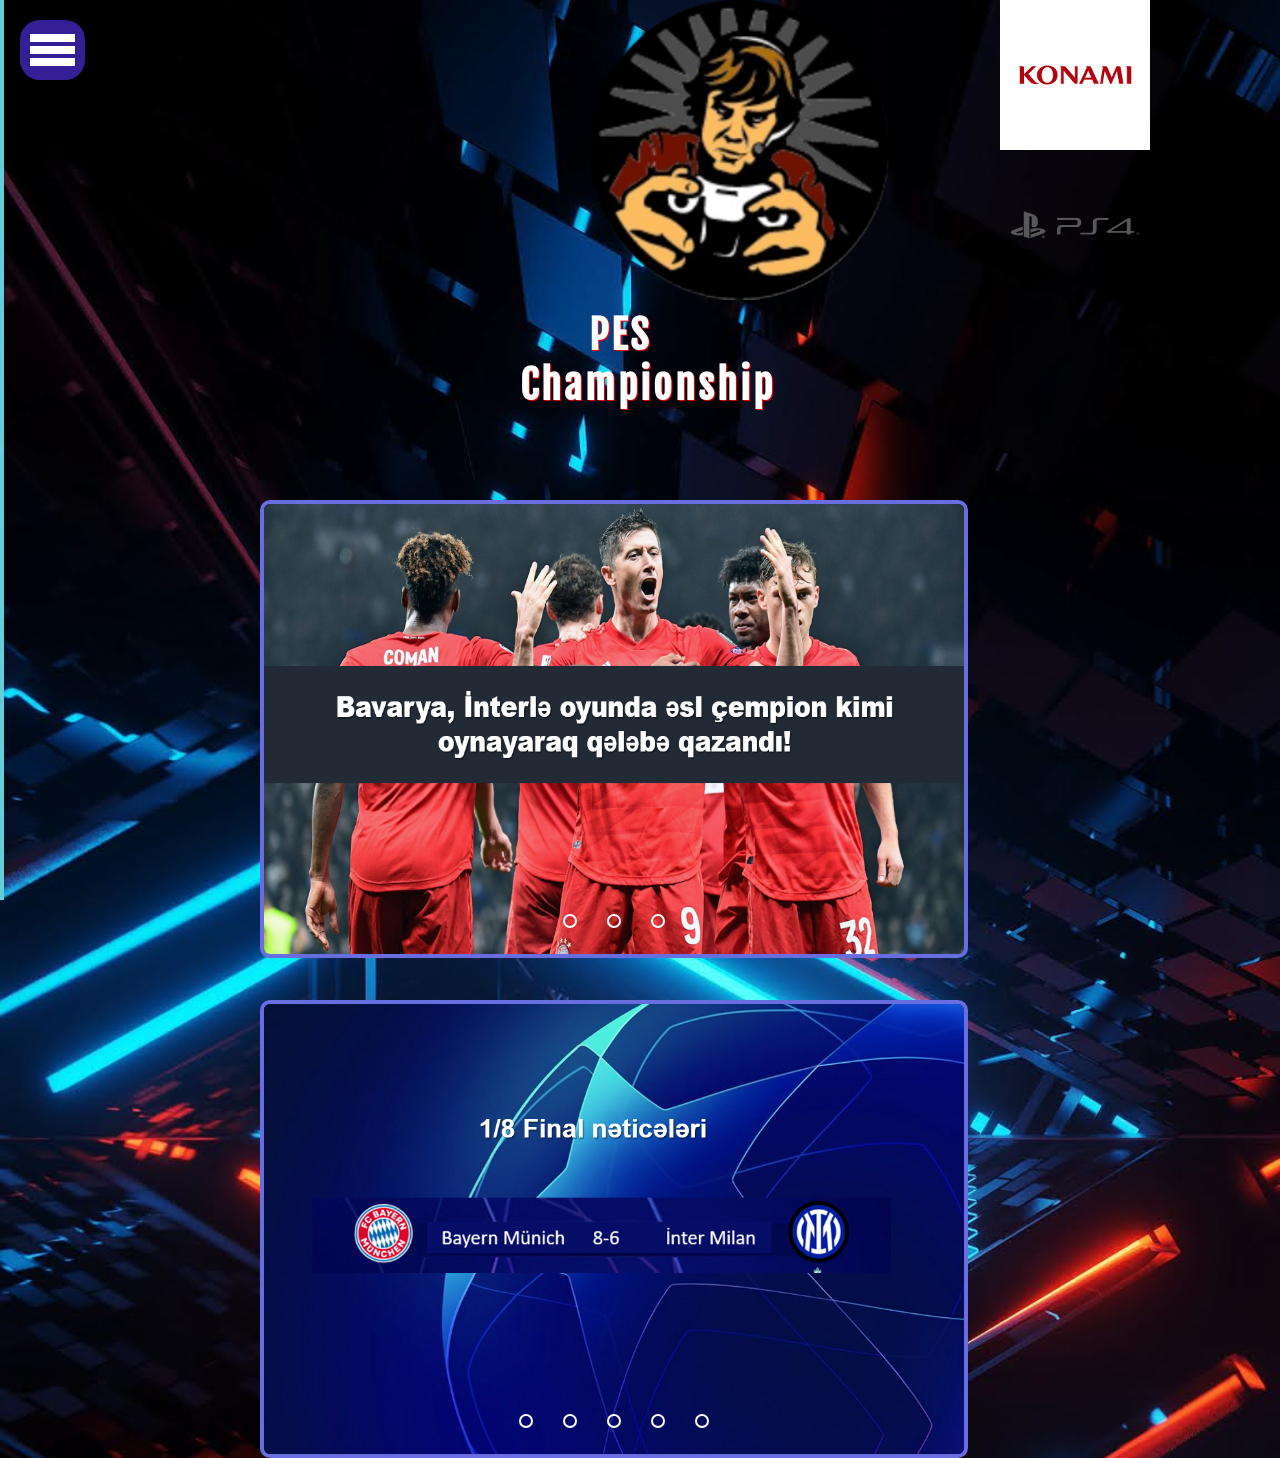
<file: index.html>
<!DOCTYPE html>
<html lang="en">
<head>
	<meta charset="UTF-8">
	<meta name="viewport" content="width=1170">
	<link rel="stylesheet" type="text/css" href="style.css">
	<link href="https://fonts.googleapis.com/css2?family=Rajdhani:wght@500&display=swap" rel="stylesheet">
	<link href="https://fonts.googleapis.com/css2?family=Fjalla+One&family=Rajdhani:wght@500&display=swap" rel="stylesheet">
	<title>PES Championship</title>
</head>
<body>
	<header>
		<img src="logo.png" style="width: 300px; height: 300px; float: right; margin-right: 390px;">
		<img src="konami.png" style="width: 150px; height: 150px; float: right; position: absolute; margin-left: 1000px;">
		<img src="ps4.png" style="width: 150px; height: 150px; float: right; position: absolute; margin-left: 1000px; margin-top: 150px;">
		<div id="logoName"><h1>PES <br> Championship</h1></div>
	</header>
	<div id="sideBar">
		<div class="menuButton" onclick="openMenu()">
			<span></span>
			<span></span>
			<span></span>
		</div>
		<ul>
			<li>Menu</li>
			<li><a href="index.html">Əsas Səhifə</a></li>
			<li><a href="statistics.html">Məşqçi Statistikası</a></li>
			<li><a href="dc.html">Dünya Çempionatı</a></li>
			<li><a href="cl.html">Çempionlar Ligası</a></li>
			<li><a href="liga.html">Lig</a></li>
		</ul>
	</div>
	<div class="slider"> 
		<div class="slides">
			<input type="radio" name="radio-btn" id="radio1">
			<input type="radio" name="radio-btn" id="radio2">
			<input type="radio" name="radio-btn" id="radio3">

			<div class="slide first">
				
				<img src="bavarya.png" style="width: 700px; height: 450px">
				
			</div>
			<div class="slide">
				
				<img src="manutd.png" style="width: 700px; height: 450px">
			</div>
			<div class="slide">
				
				<img src="juve.png" style="width: 700px; height: 450px;">
			</div>

			<div class="navigation-auto">
				<div class="auto-btn1"></div>
				<div class="auto-btn2"></div>
				<div class="auto-btn3"></div>
			</div>
		</div>

		<div class="navigation-manual">
			<label for="radio1" class="manual-btn"></label>
			<label for="radio2" class="manual-btn"></label>
			<label for="radio3" class="manual-btn"></label>
		</div>
	</div>
	<div class="slider2">
		<div class="slides2">
			<input type="radio" name="radio-btn2" id="radio4">
			<input type="radio" name="radio-btn2" id="radio5">
			<input type="radio" name="radio-btn2" id="radio6">
			<input type="radio" name="radio-btn2" id="radio7">
			<input type="radio" name="radio-btn2" id="radio8">

			<div class="slide first2">
				<img src="bayint.png" style="width: 700px; height: 450px">
			</div>
			<div class="slide2">
				<img src="arsliv.png" style="width: 700px; height: 450px">
			</div>
			<div class="slide2">
				<img src="lesmanc.png" style="width: 700px; height: 450px;">
			</div>
			<div class="slide2">
				<img src="manubjk.png" style="width: 700px; height: 450px;">
			</div>
			<div class="slide2">
				<img src="realjuve.png" style="width: 700px; height: 450px;">
			</div>

			<div class="navigation-auto2">
				<div class="auto-btn4"></div>
				<div class="auto-btn5"></div>
				<div class="auto-btn6"></div>
			</div>
		</div>

		<div class="navigation-manual2">
			<label for="radio4" class="manual-btn2"></label>
			<label for="radio5" class="manual-btn2"></label>
			<label for="radio6" class="manual-btn2"></label>
			<label for="radio7" class="manual-btn2"></label>
			<label for="radio8" class="manual-btn2"></label>
		</div>





	<script>
		function openMenu() {
			document.getElementById("sideBar").classList.toggle("active");
		}

		
	</script>
</body>
</html>
</file>
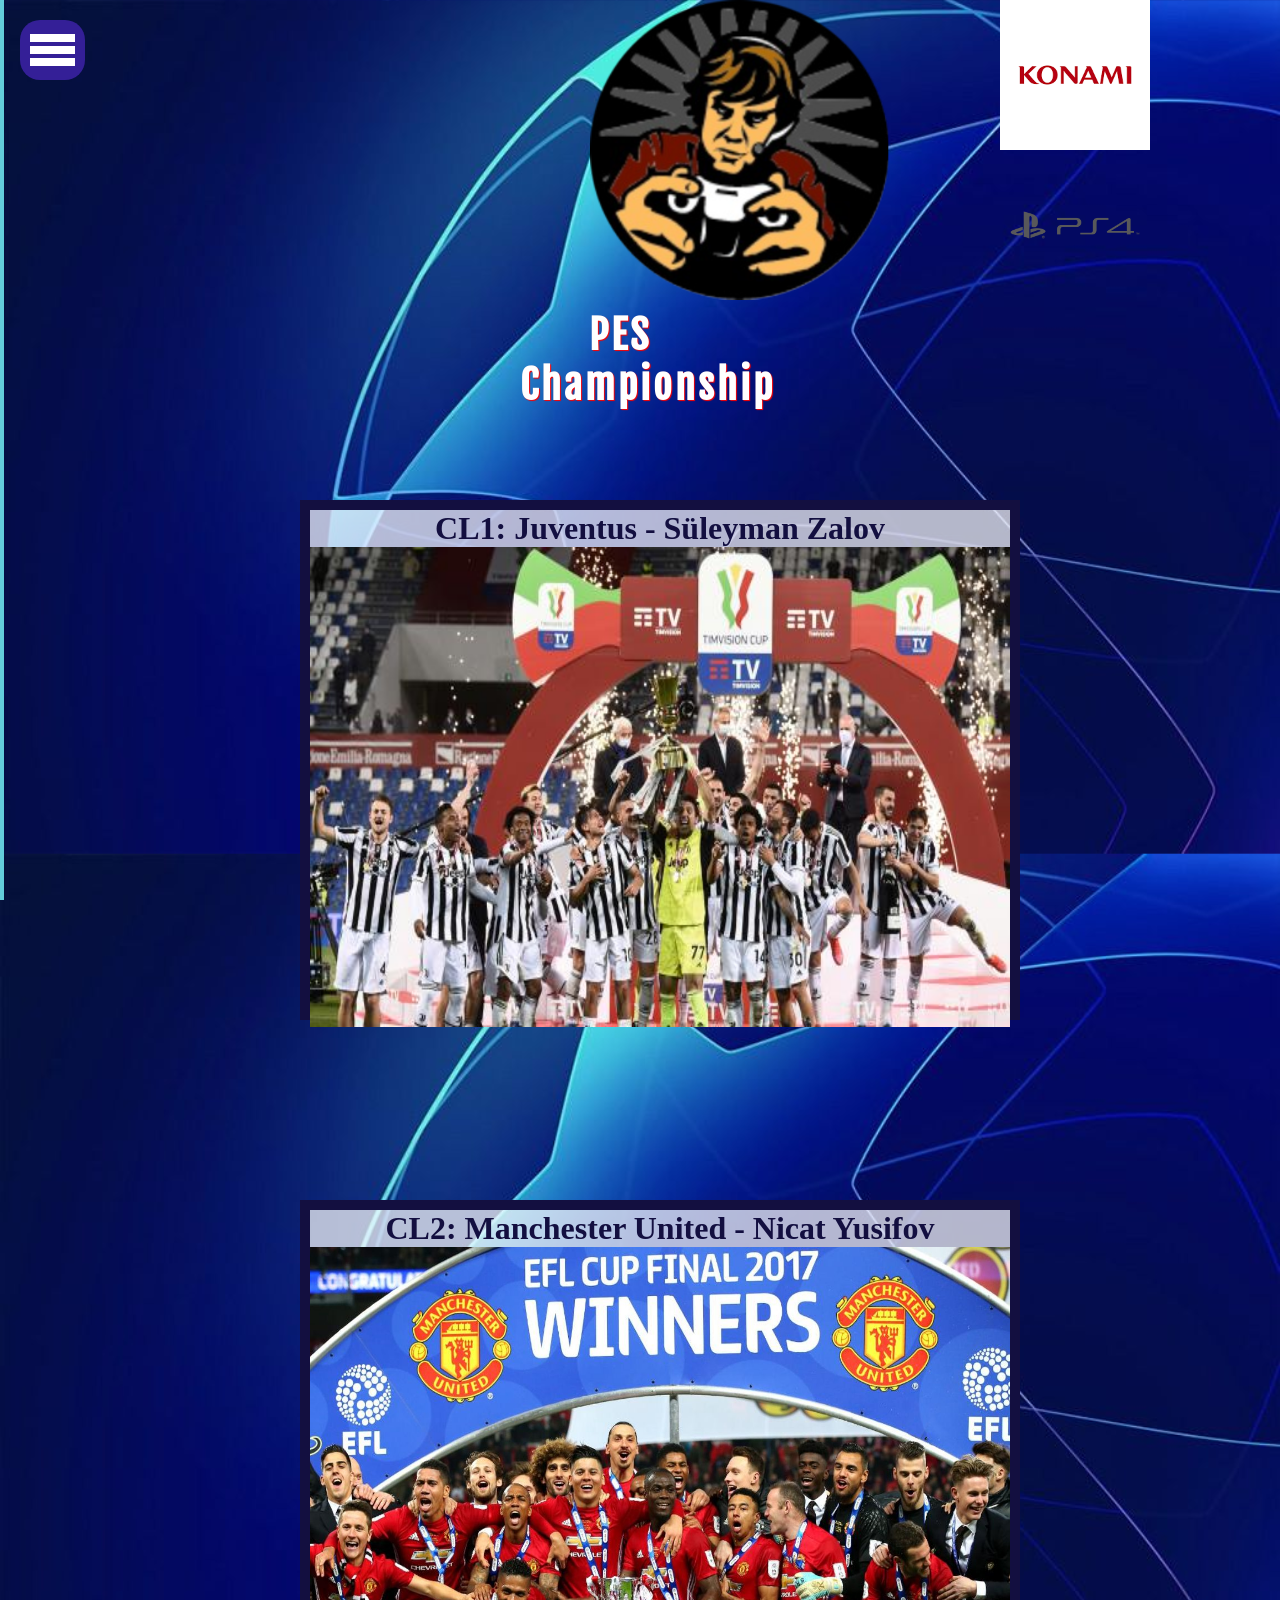
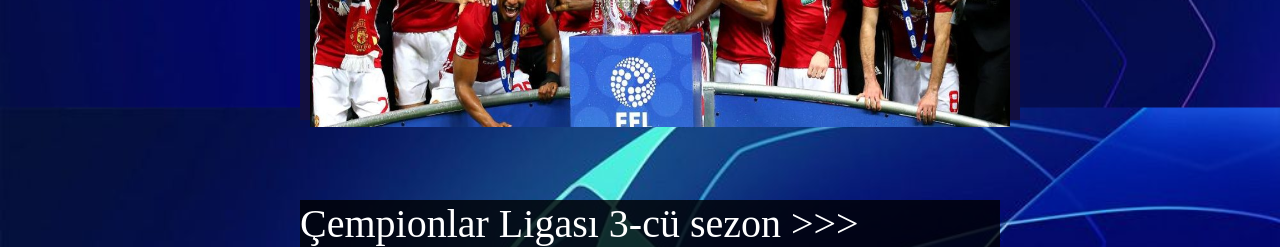
<file: cl.html>
<!DOCTYPE html>
<html lang="en">
<head>
	<meta charset="UTF-8">
	<meta name="viewport" content="width=1170">
	<link rel="stylesheet" type="text/css" href="cl.css">
	<link href="https://fonts.googleapis.com/css2?family=Rajdhani:wght@500&display=swap" rel="stylesheet">
	<link href="https://fonts.googleapis.com/css2?family=Fjalla+One&family=Rajdhani:wght@500&display=swap" rel="stylesheet">
	<title>Çempionlar Ligası</title>
</head>
<body>
	<header>
		<img src="logo.png" style="width: 300px; height: 300px; float: right; margin-right: 390px;">
		<img src="konami.png" style="width: 150px; height: 150px; float: right; position: absolute; margin-left: 1000px;">
		<img src="ps4.png" style="width: 150px; height: 150px; float: right; position: absolute; margin-left: 1000px; margin-top: 150px;">
		<div id="logoName"><h1>PES <br> Championship</h1></div>
	</header>
	<div id="sideBar">
		<div class="menuButton" onclick="openMenu()">
			<span></span>
			<span></span>
			<span></span>
		</div>
		<ul>
			<li>Menu</li>
			<li><a href="index.html">Əsas Səhifə</a></li>
			<li><a href="statistics.html">Məşqçi Statistikası</a></li>
			<li><a href="dc.html">Dünya Çempionatı</a></li>
			<li><a href="cl.html">Çempionlar Ligası</a></li>
			<li><a href="liga.html">Lig</a></li>
		</ul>
	</div>
	<div id="clContainer1">
		<h1>CL1: Juventus - Süleyman Zalov</h1>
		<img src="juvec.jpeg" style="width: 700px; height: 480px;">
	</div>
	<div id="clContainer2">
		<h1>CL2: Manchester United - Nicat Yusifov</h1>
		<img src="manutdc.jpg" style="width: 700px; height: 480px;">
	</div>
	<div id="clContainer3">
		<a href="cln.html">Çempionlar Ligası 3-cü sezon >>></a>
	</div>




	<script>
		function openMenu() {
			document.getElementById("sideBar").classList.toggle("active");
		}

		
	</script>
</body>
</html>
</file>
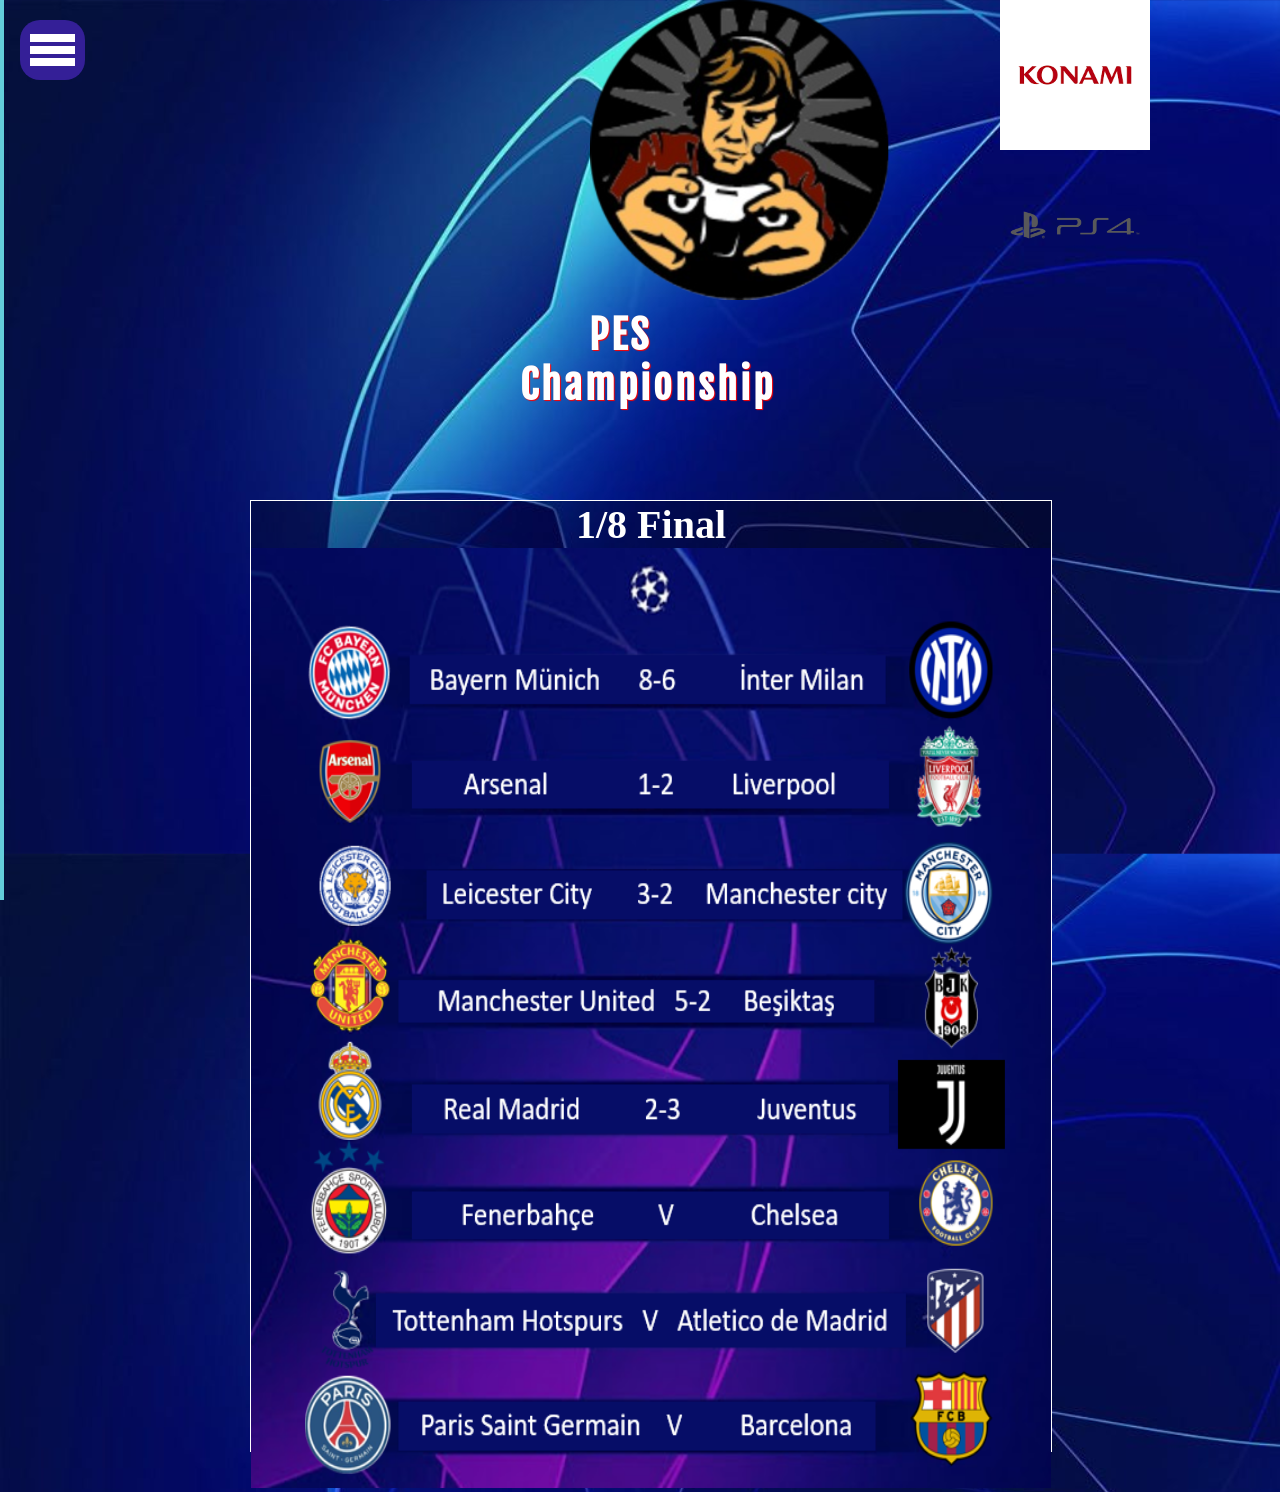
<file: cln.html>
<!DOCTYPE html>
<html lang="en">
<head>
	<meta charset="UTF-8">
	<meta name="viewport" content="width=1170">
	<link rel="stylesheet" type="text/css" href="cln.css">
	<link href="https://fonts.googleapis.com/css2?family=Rajdhani:wght@500&display=swap" rel="stylesheet">
	<link href="https://fonts.googleapis.com/css2?family=Fjalla+One&family=Rajdhani:wght@500&display=swap" rel="stylesheet">
	<title>Çempionlar Ligası 3-cü sezon</title>
</head>
<body>
	<header>
		<img src="logo.png" style="width: 300px; height: 300px; float: right; margin-right: 390px;">
		<img src="konami.png" style="width: 150px; height: 150px; float: right; position: absolute; margin-left: 1000px;">
		<img src="ps4.png" style="width: 150px; height: 150px; float: right; position: absolute; margin-left: 1000px; margin-top: 150px;">
		<div id="logoName"><h1>PES <br> Championship</h1></div>
	</header>
	<div id="sideBar">
		<div class="menuButton" onclick="openMenu()">
			<span></span>
			<span></span>
			<span></span>
		</div>
		<ul>
			<li>Menu</li>
			<li><a href="index.html">Əsas Səhifə</a></li>
			<li><a href="statistics.html">Məşqçi Statistikası</a></li>
			<li><a href="dc.html">Dünya Çempionatı</a></li>
			<li><a href="cl.html">Çempionlar Ligası</a></li>
			<li><a href="liga.html">Lig</a></li>
		</ul>
	</div>
	<div id="sezon3">
		<h1>1/8 Final</h1>
		<img src="results.png" style="width: 800px; height: 940px;">
	</div>





	<script>
		function openMenu() {
			document.getElementById("sideBar").classList.toggle("active");
		}

		
	</script>
</body>
</html>
</file>
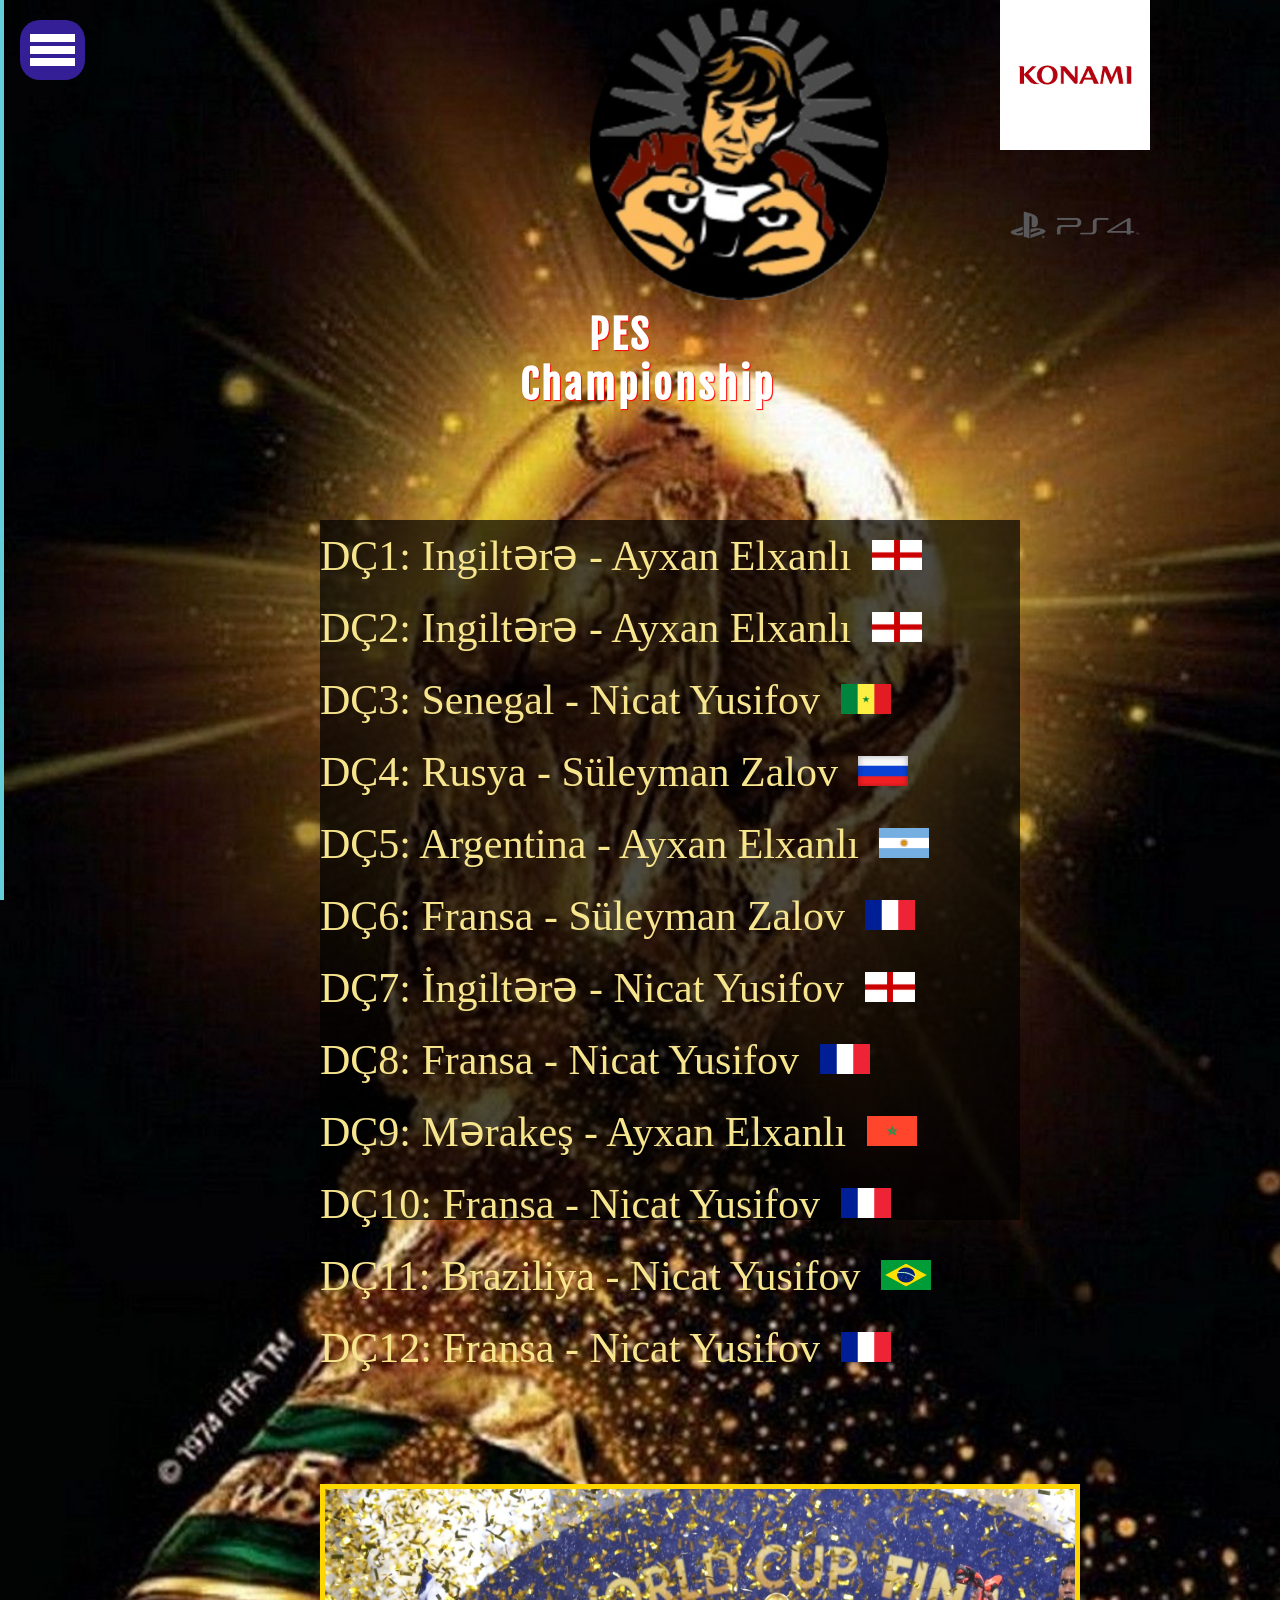
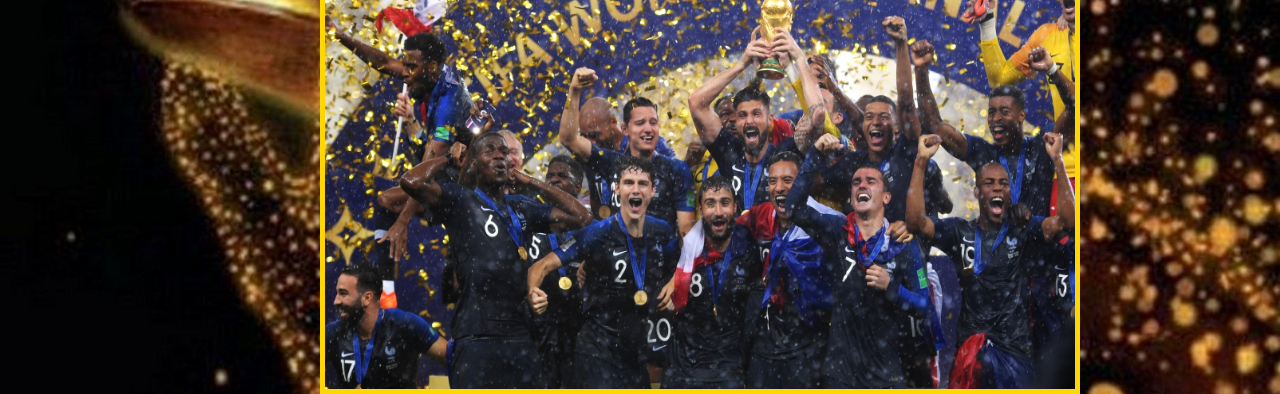
<file: dc.html>
<!DOCTYPE html>
<html lang="en">
<head>
	<meta charset="UTF-8">
	<meta name="viewport" content="width=1170">
	<link rel="stylesheet" type="text/css" href="dc.css">
	<link href="https://fonts.googleapis.com/css2?family=Rajdhani:wght@500&display=swap" rel="stylesheet">
	<link href="https://fonts.googleapis.com/css2?family=Fjalla+One&family=Rajdhani:wght@500&display=swap" rel="stylesheet">
	<title>Dünya Çempionatı</title>
</head>
<body>
<header>
		<img src="logo.png" style="width: 300px; height: 300px; float: right; margin-right: 390px;">
		<img src="konami.png" style="width: 150px; height: 150px; float: right; position: absolute; margin-left: 1000px;">
		<img src="ps4.png" style="width: 150px; height: 150px; float: right; position: absolute; margin-left: 1000px; margin-top: 150px;">
		<div id="logoName"><h1>PES <br> Championship</h1></div>
	</header>
	<div id="sideBar">
		<div class="menuButton" onclick="openMenu()">
			<span></span>
			<span></span>
			<span></span>
		</div>
		<ul>
			<li>Menu</li>
			<li><a href="index.html">Əsas Səhifə</a></li>
			<li><a href="statistics.html">Məşqçi Statistikası</a></li>
			<li><a href="dc.html">Dünya Çempionatı</a></li>
			<li><a href="cl.html">Çempionlar Ligası</a></li>
			<li><a href="liga.html">Lig</a></li>
		</ul>
	</div>
	<div id="dc">
		<div id="info">
			DÇ1: Ingiltərə - Ayxan Elxanlı <img src="England.jpg" style="width: 50px; height: 30px; position: relative; left: 10px;">  
			<br>
			DÇ2: Ingiltərə - Ayxan Elxanlı <img src="England.jpg" style="width: 50px; height: 30px; position: relative; left: 10px;"> 
			<br>
			DÇ3: Senegal - Nicat Yusifov <img src="senegal.jpg" style="width: 50px; height: 30px; position: relative; left: 10px;"> 
			<br>
			DÇ4: Rusya - Süleyman Zalov <img src="russia.jpg" style="width: 50px; height: 30px; position: relative; left: 10px;"> 
			<br>
			DÇ5: Argentina - Ayxan Elxanlı <img src="argentina.png" style="width: 50px; height: 30px; position: relative; left: 10px;">
			<br> 
			DÇ6: Fransa - Süleyman Zalov <img src="fransa.png" style="width: 50px; height: 30px; position: relative; left: 10px;"> 
			<br>
			DÇ7: İngiltərə - Nicat Yusifov <img src="England.jpg" style="width: 50px; height: 30px; position: relative; left: 10px;"> 
			<br>
			DÇ8: Fransa - Nicat Yusifov <img src="fransa.png" style="width: 50px; height: 30px; position: relative; left: 10px;">
			<br> 
			DÇ9: Mərakeş - Ayxan Elxanlı <img src="morocco.jpg" style="width: 50px; height: 30px; position: relative; left: 10px;">
			<br> 
			DÇ10: Fransa - Nicat Yusifov <img src="fransa.png" style="width: 50px; height: 30px; position: relative; left: 10px;"> 
			<br>
			DÇ11: Braziliya - Nicat Yusifov <img src="brasil.png" style="width: 50px; height: 30px; position: relative; left: 10px;"> 
			<br>
			DÇ12: Fransa - Nicat Yusifov <img src="fransa.png" style="width: 50px; height: 30px; position: relative; left: 10px;">   
		</div>
		<div id="lastDc">
			<img src="FranceC.jpg" style="width: 750px; height: 500px;">
		</div>
	</div>




	<script>
		function openMenu() {
			document.getElementById("sideBar").classList.toggle("active");
		}

		
	</script>		
</body>
</html>
</file>
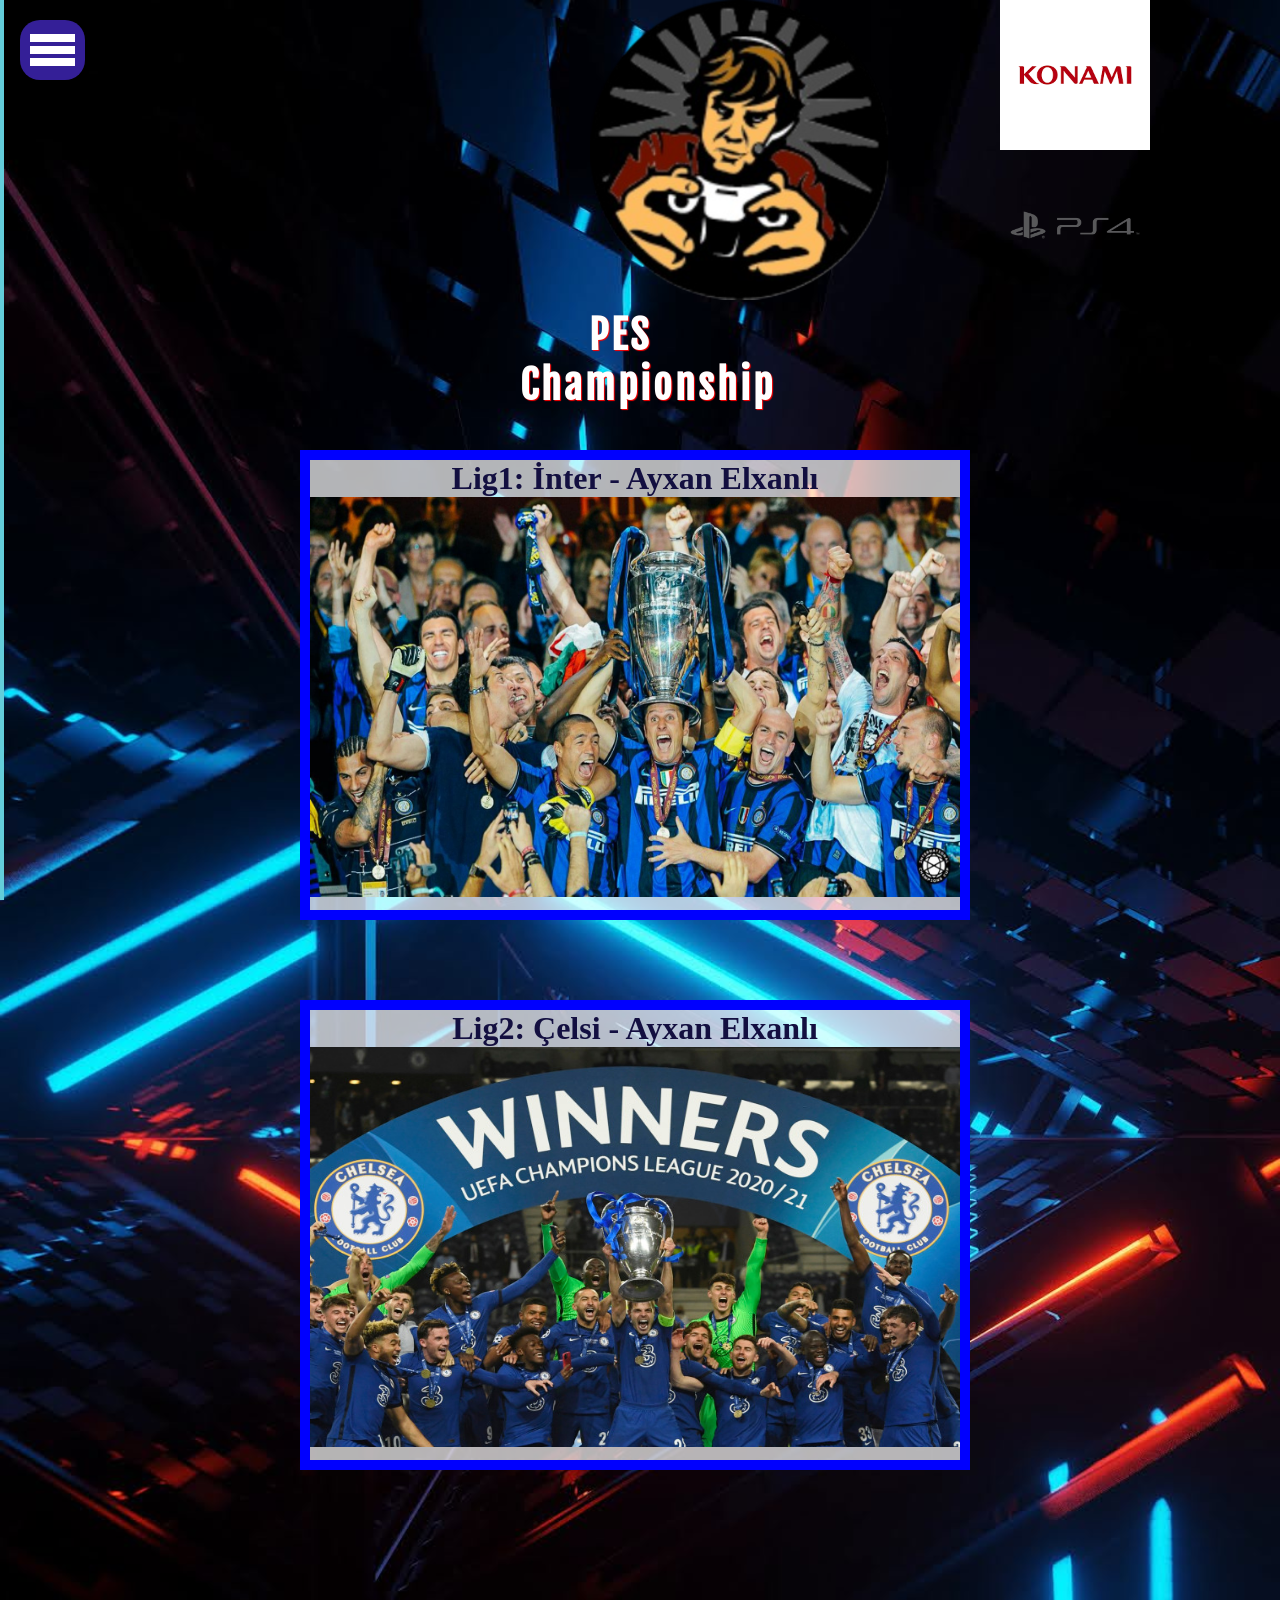
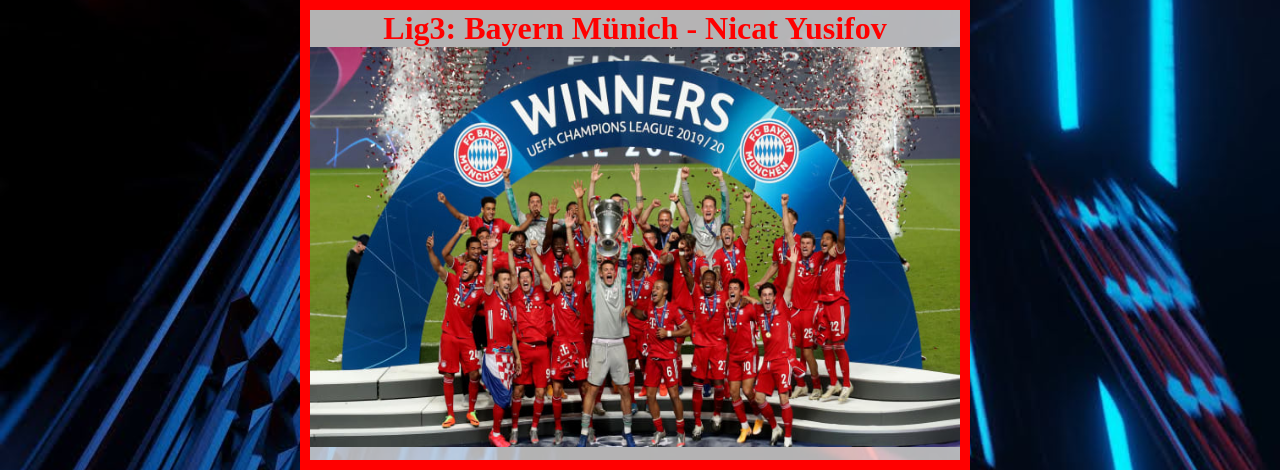
<file: liga.html>
<!DOCTYPE html>
<html lang="en">
<head>
	<meta charset="UTF-8">
	<meta name="viewport" content="width=1170">
	<link rel="stylesheet" type="text/css" href="liga.css">
	<link href="https://fonts.googleapis.com/css2?family=Rajdhani:wght@500&display=swap" rel="stylesheet">
	<link href="https://fonts.googleapis.com/css2?family=Fjalla+One&family=Rajdhani:wght@500&display=swap" rel="stylesheet">
	<title>Lig</title>
</head>
<body>
	<header>
		<img src="logo.png" style="width: 300px; height: 300px; float: right; margin-right: 390px;">
		<img src="konami.png" style="width: 150px; height: 150px; float: right; position: absolute; margin-left: 1000px;">
		<img src="ps4.png" style="width: 150px; height: 150px; float: right; position: absolute; margin-left: 1000px; margin-top: 150px;">
		<div id="logoName"><h1>PES <br> Championship</h1></div>
	</header>
	<div id="sideBar">
		<div class="menuButton" onclick="openMenu()">
			<span></span>
			<span></span>
			<span></span>
		</div>
		<ul>
			<li>Menu</li>
			<li><a href="index.html">Əsas Səhifə</a></li>
			<li><a href="statistics.html">Məşqçi Statistikası</a></li>
			<li><a href="dc.html">Dünya Çempionatı</a></li>
			<li><a href="cl.html">Çempionlar Ligası</a></li>
			<li><a href="lig.hmtl">Lig</a></li>
		</ul>
	</div>
	<div id="Lig1">
		<h1>Lig1: İnter - Ayxan Elxanlı</h1>
		<img src="inter.jpg" style="width: 650px; height: 400px;">
	</div>
	<div id="Lig2">
		<h1>Lig2: Çelsi - Ayxan Elxanlı</h1>
		<img src="chelsea.jpg" style="width: 650px; height: 400px;">
	</div>
	<div id="Lig3">
		<h1>Lig3: Bayern Münich - Nicat Yusifov</h1>
		<img src="bavarya.jpg" style="width: 650px; height: 400px;">
	</div>


	<script>
		function openMenu() {
			document.getElementById("sideBar").classList.toggle("active");
		}

		
	</script>
</body>
</html>
</file>
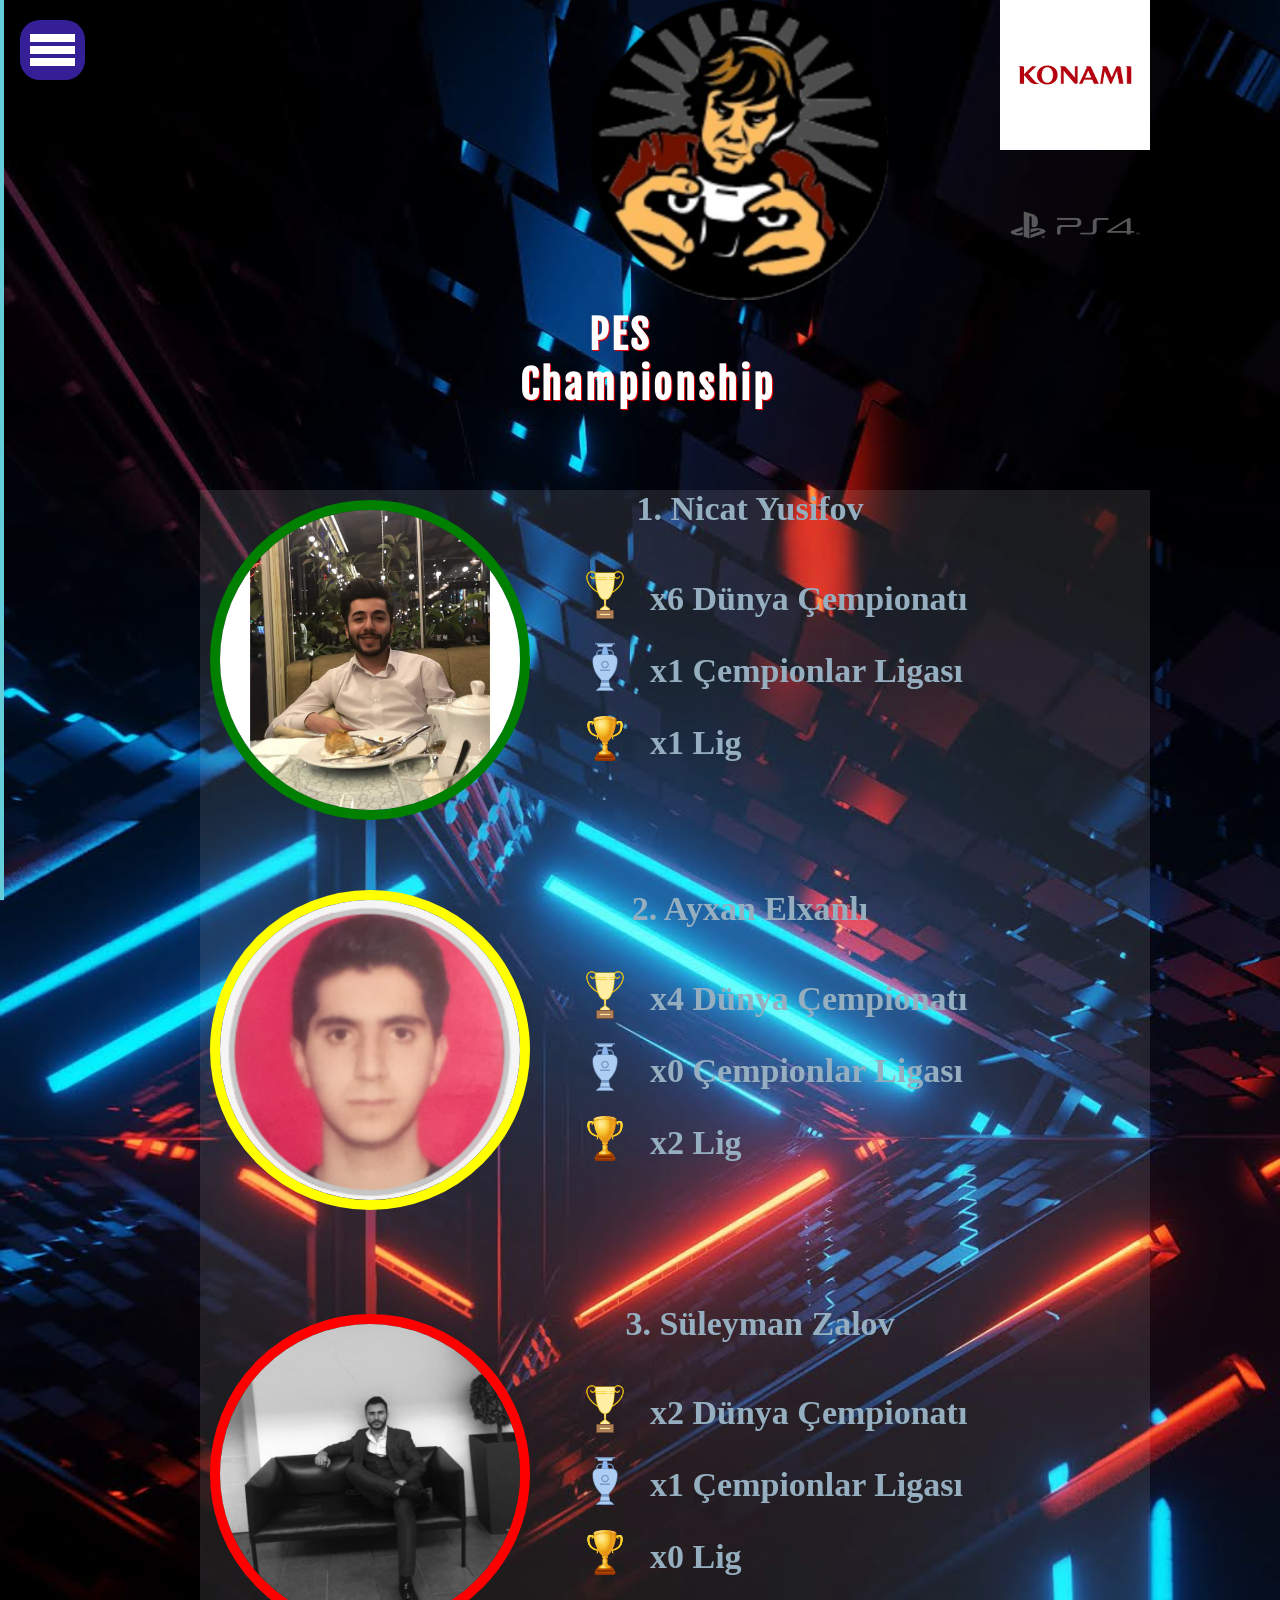
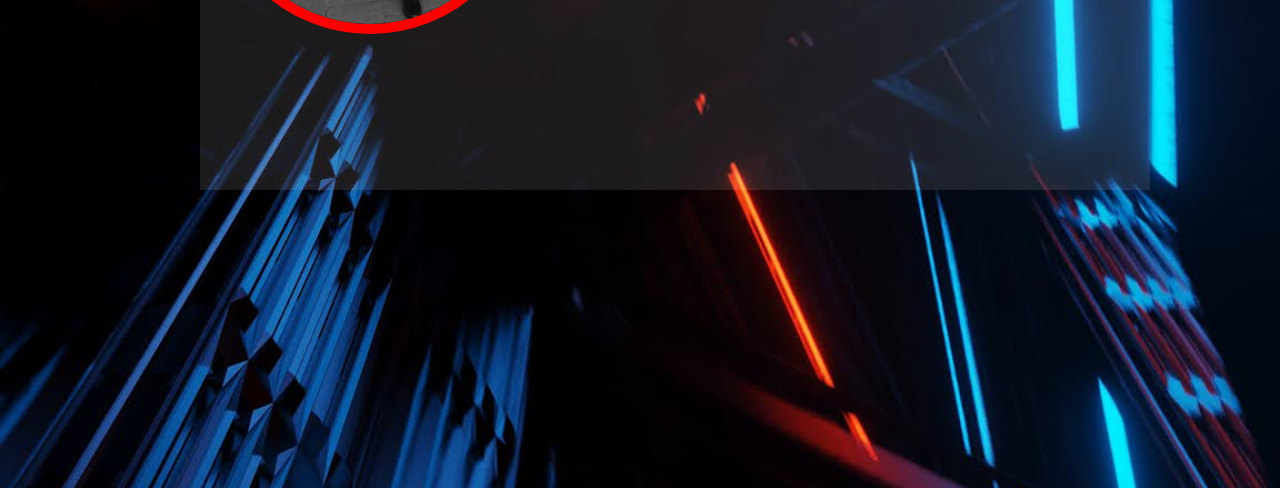
<file: statistics.html>
<!DOCTYPE html>
<html lang="en">
<head>
	<meta charset="UTF-8">
	<meta name="viewport" content="width=1170">
	<link rel="stylesheet" type="text/css" href="statistics.css">
	<link href="https://fonts.googleapis.com/css2?family=Rajdhani:wght@500&display=swap" rel="stylesheet">
	<link href="https://fonts.googleapis.com/css2?family=Fjalla+One&family=Rajdhani:wght@500&display=swap" rel="stylesheet">
	<title>Statistika</title>
</head>
<body>
	<header>
		<img src="logo.png" style="width: 300px; height: 300px; float: right; margin-right: 390px;">
		<img src="konami.png" style="width: 150px; height: 150px; float: right; position: absolute; margin-left: 1000px;">
		<img src="ps4.png" style="width: 150px; height: 150px; float: right; position: absolute; margin-left: 1000px; margin-top: 150px;">
		<div id="logoName"><h1>PES <br> Championship</h1></div>
	</header>
	<div id="sideBar">
		<div class="menuButton" onclick="openMenu()">
			<span></span>
			<span></span>
			<span></span>
		</div>
		<ul>
			<li>Menu</li>
			<li><a href="index.html">Əsas Səhifə</a></li>
			<li><a href="statistics.html">Məşqçi Statistikası</a></li>
			<li><a href="dc.html">Dünya Çempionatı</a></li>
			<li><a href="cl.html">Çempionlar Ligası</a></li>
			<li><a href="liga.html">Lig</a></li>
		</ul>
	</div>
	<div id="coachContainer">
		<div id="coach1">
			<img src="nicat.jpeg">
			<h1>1. Nicat Yusifov</h1>
		</div>
		<div id="coach1Text">
			<img src="trophy.png" style="width: 50px; height: 50px; position: absolute; margin-left: 380px; margin-top: 80px;">
			<h1>x6 Dünya Çempionatı</h1>
			<br><br><br><br>
			<img src="trophy2.png" style="width: 50px; height: 50px; position: absolute; margin-left: 380px; margin-top: 80px;">
			<h1>x1 Çempionlar Ligası</h1>
			<br><br><br><br>
			<img src="trophy3.png" style="width: 50px; height: 50px; position: absolute; margin-left: 380px; margin-top: 80px;">
			<h1>x1 Lig</h1>
		</div>
		<div id="coach2">
			<img src="Ayxan.png">
			<h1>2. Ayxan Elxanlı</h1>
		</div>
		<div id="coach2Text">
			<img src="trophy.png" style="width: 50px; height: 50px; position: absolute; margin-left: 380px; margin-top: 480px;">
			<h1>x4 Dünya Çempionatı</h1>
			<br><br><br><br>
			<img src="trophy2.png" style="width: 50px; height: 50px; position: absolute; margin-left: 380px; margin-top: 480px;">
			<h1>x0 Çempionlar Ligası</h1>
			<br><br><br><br>
			<img src="trophy3.png" style="width: 50px; height: 50px; position: absolute; margin-left: 380px; margin-top: 480px;">
			<h1>x2 Lig</h1>
		<div id="coach3">
			<img src="sulo.png">
			<h1>3. Süleyman Zalov</h1>
		</div>
		<div id="coach3Text">
			<img src="trophy.png" style="width: 50px; height: 50px; position: absolute; margin-left: 380px; margin-top: 750px;">
			<h1>x2 Dünya Çempionatı</h1>
			<br><br><br><br>
			<img src="trophy2.png" style="width: 50px; height: 50px; position: absolute; margin-left: 380px; margin-top: 750px;">
			<h1>x1 Çempionlar Ligası</h1>
			<br><br><br><br>
			<img src="trophy3.png" style="width: 50px; height: 50px; position: absolute; margin-left: 380px; margin-top: 750px;">
			<h1>x0 Lig</h1>
	</div>


	<script>
		function openMenu() {
			document.getElementById("sideBar").classList.toggle("active");
		}

		
	</script>
</body>
</html>
</file>
<file: style.css>
* {
	padding: 0;
	margin: 0;
}

body {
	background: url(background.jpg);
	background-repeat: no-repeat;
	background-size: cover;
	min-width: 1170px;
	max-height: 1400px;
}

#logoName {
	position: absolute;
	width: 200px;
	height: 200px;
	margin-top: 310px;
	margin-left: 520px;
}

#logoName h1 {
	color: white;
	text-align: center;
	font-size: 40px;
	text-shadow: 1px 1px 1px red;
	font-family: 'Fjalla One', sans-serif;
	letter-spacing: 3px;
}



	#sideBar.active {
		left: 0px;
	}

	#sideBar {
		position: fixed;
		width: 350px;
		height: 100%;
		background: #63cdda;
		border-right: 4px solid #63cdda;
		left: -350px;

		-moz-transition: all 600ms;
		-webkit-transition: all 600ms;
		transition: all 600ms;
	}

	#sideBar ul li:first-child {
		text-align: center;
		color: black;
		font-size: 35px;
		list-style: none;
		padding: 85px 10px 10px 10px;
	}

	#sideBar ul li:not(:first-child) {
		width: 90%;
		margin-left: 10%;
		font-size: 25px;
		list-style: none;
		padding: 15px 10px;
		line-height: 30px;
	}

	#sideBar ul li a {
		color: black;
		text-decoration: none;
		font-family: 'Rajdhani', sans-serif;
		
	}

	#sideBar ul li a:hover {
		color: #EA2027;
	} 

	.menuButton {
		position: absolute;
		left: 370px;
		top: 20px;
		background: #341f97;
		padding: 10px;
		border-radius: 20px;
		cursor: pointer;
	}

	.menuButton span {
		display: block;
		width: 45px;
		height: 8px;
		background: white;
		margin: 4px 0;
	}

	.slider {
		width: 700px;
		height: 450px;
		border: 4px solid #686de0;
		border-radius: 10px;
		overflow: hidden;
		position: absolute;
		margin-top: 500px;
		margin-left: 260px;
	}

	.slides {
		width: 100%;
		height: 450px;
		display: flex;
	}

	.slides input {
		display: none;
	}

	.slide {
		transition: 3s;
	}

	

	.slide img {
		width: 600px;
		height: 450px;
	}


	.navigation-manual {
		position: absolute;
		width: 600px;
		margin-top: -40px;
		margin-left: 50px;
		display: flex;
		justify-content: center;
	}

	.manual-btn {
		border: 2px solid white;
		padding: 5px;
		border-radius: 10px;
		cursor: pointer;
		transition: 1s;
	}

	.manual-btn:not(:last-child) {
		margin-right: 30px;
	}

	.manual-btn:hover {
		background: white;
	}

	#radio1:checked ~ .first {
		margin-left: 0;
	}

	#radio2:checked ~ .first {
		margin-left: -100%;
	}

	#radio3:checked ~ .first {
		margin-left: -200%;
	}

	.slider2 {
		width: 700px;
		height: 450px;
		border-radius: 10px;
		border: 4px solid #686de0;
		overflow: hidden;
		margin-left: 260px;
		margin-top: 1000px;
		position: absolute;
	}

	.slides2 {
		width: 100%;
		height: 450px;
		display: flex;
	}

	.slides2 input {
		display: none;
	}

	.slide2 {
		transition: 2s;
	}

	.slide2 img {
		width: 700px;
		height: 450px;
	}

	.navigation-manual2 {
		position: absolute;
		width: 700px;
		margin-top: -40px;
		display: flex;
		justify-content: center;
	}

	.manual-btn2 {
		border: 2px solid white;
		padding: 5px;
		border-radius: 10px;
		cursor: pointer;
		transition: 1s;
	}

	.manual-btn2:not(:last-child) {
		margin-right: 30px;
	}

	.manual-btn2:hover {
		background: white;
	}

	#radio4:checked ~ .first2 {
		margin-left: 0;
	}

	#radio5:checked ~ .first2 {
		margin-left: -100%;
	}

	#radio6:checked ~ .first2 {
		margin-left: -200%;
	}

	#radio7:checked ~ .first2 {
		margin-left: -300%;
	}

	#radio8:checked ~ .first2 {
		margin-left: -400%;
	}

}
</file>
<file: cl.css>
* {
	padding: 0;
	margin: 0;
}

body {
	background: url(cl.jpg);
	background-repeat: repeat;
	background-size: cover;
	min-width: 1170px;
	max-height: 1400px;
}

#logoName {
	position: absolute;
	width: 200px;
	height: 200px;
	margin-top: 310px;
	margin-left: 520px;
}

#logoName h1 {
	color: white;
	text-align: center;
	font-size: 40px;
	text-shadow: 1px 1px 1px red;
	font-family: 'Fjalla One', sans-serif;
	letter-spacing: 3px;
}



	#sideBar.active {
		left: 0px;
	}

	#sideBar {
		position: fixed;
		width: 350px;
		height: 100%;
		background: #63cdda;
		border-right: 4px solid #63cdda;
		left: -350px;

		-moz-transition: all 600ms;
		-webkit-transition: all 600ms;
		transition: all 600ms;
	}

	#sideBar ul li:first-child {
		text-align: center;
		color: black;
		font-size: 35px;
		list-style: none;
		padding: 85px 10px 10px 10px;
	}

	#sideBar ul li:not(:first-child) {
		width: 90%;
		margin-left: 10%;
		font-size: 25px;
		list-style: none;
		padding: 15px 10px;
		line-height: 30px;
	}

	#sideBar ul li a {
		color: black;
		text-decoration: none;
		font-family: 'Rajdhani', sans-serif;
		
	}

	#sideBar ul li a:hover {
		color: #EA2027;
	} 

	.menuButton {
		position: absolute;
		left: 370px;
		top: 20px;
		background: #341f97;
		padding: 10px;
		border-radius: 20px;
		cursor: pointer;
	}

	.menuButton span {
		display: block;
		width: 45px;
		height: 8px;
		background: white;
		margin: 4px 0;
	}

	#clContainer1 {
		position: absolute;
		width: 700px;
		height: 500px;
		border: 10px solid #130f40;
		background: rgba(255,255,255,0.7);
		margin-left: 300px;
		margin-top: 500px;
	}

	#clContainer1 h1 {
		text-align: center;
		color: #130f40;
	}

	#clContainer2 {
		position: absolute;
		width: 700px;
		height: 500px;
		border: 10px solid #130f40;
		background: rgba(255,255,255,0.7);
		margin-left: 300px;
		margin-top: 1200px;
	}

	#clContainer2 h1 {
		text-align: center;
		color: #130f40;
	}

	#clContainer3 {
		position: absolute;
		width: 700px;
		background: rgba(0,0,0,0.8);
		margin-left: 300px;
		margin-top: 1800px;
	}

	#clContainer3 a {
		text-align: center;
		color: white;
		text-decoration: none;
		font-size: 40px;

	}
</file>
<file: cln.css>
* {
	padding: 0;
	margin: 0;
}

body {
	background: url(cl.jpg);
	background-repeat: repeat;
	background-size: cover;
	min-width: 1170px;
	max-height: 1400px;
}

#logoName {
	position: absolute;
	width: 200px;
	height: 200px;
	margin-top: 310px;
	margin-left: 520px;
}

#logoName h1 {
	color: white;
	text-align: center;
	font-size: 40px;
	text-shadow: 1px 1px 1px red;
	font-family: 'Fjalla One', sans-serif;
	letter-spacing: 3px;
}



	#sideBar.active {
		left: 0px;
	}

	#sideBar {
		position: fixed;
		width: 350px;
		height: 100%;
		background: #63cdda;
		border-right: 4px solid #63cdda;
		left: -350px;

		-moz-transition: all 600ms;
		-webkit-transition: all 600ms;
		transition: all 600ms;
	}

	#sideBar ul li:first-child {
		text-align: center;
		color: black;
		font-size: 35px;
		list-style: none;
		padding: 85px 10px 10px 10px;
	}

	#sideBar ul li:not(:first-child) {
		width: 90%;
		margin-left: 10%;
		font-size: 25px;
		list-style: none;
		padding: 15px 10px;
		line-height: 30px;
	}

	#sideBar ul li a {
		color: black;
		text-decoration: none;
		font-family: 'Rajdhani', sans-serif;
		
	}

	#sideBar ul li a:hover {
		color: #EA2027;
	} 

	.menuButton {
		position: absolute;
		left: 370px;
		top: 20px;
		background: #341f97;
		padding: 10px;
		border-radius: 20px;
		cursor: pointer;
	}

	.menuButton span {
		display: block;
		width: 45px;
		height: 8px;
		background: white;
		margin: 4px 0;
	}


	#sezon3 {
		width: 800px;
		height: 950px;
		border: 1px solid white;
		position: absolute;
		margin-left: 250px;
		margin-top: 500px;
		background: rgba(0,0,0,0.3);
	}

	#sezon3 h1 {
		text-align: center;
		color: white;
		font-size: 40px;

	}
</file>
<file: dc.css>
* {
	padding: 0;
	margin: 0;
}

body {
	background: url(dc.jpg);
	background-repeat: no-repeat;
	background-size: cover;
	min-width: 1170px;
	max-height: 1400px;
}

#logoName {
	position: absolute;
	width: 200px;
	height: 200px;
	margin-top: 310px;
	margin-left: 520px;
}

#logoName h1 {
	color: white;
	text-align: center;
	font-size: 40px;
	text-shadow: 1px 1px 1px red;
	font-family: 'Fjalla One', sans-serif;
	letter-spacing: 3px;
}



	#sideBar.active {
		left: 0px;
	}

	#sideBar {
		position: fixed;
		width: 350px;
		height: 100%;
		background: #63cdda;
		border-right: 4px solid #63cdda;
		left: -350px;

		-moz-transition: all 600ms;
		-webkit-transition: all 600ms;
		transition: all 600ms;
	}

	#sideBar ul li:first-child {
		text-align: center;
		color: black;
		font-size: 35px;
		list-style: none;
		padding: 85px 10px 10px 10px;
	}

	#sideBar ul li:not(:first-child) {
		width: 90%;
		margin-left: 10%;
		font-size: 25px;
		list-style: none;
		padding: 15px 10px;
		line-height: 30px;
	}

	#sideBar ul li a {
		color: black;
		text-decoration: none;
		font-family: 'Rajdhani', sans-serif;
		
	}

	#sideBar ul li a:hover {
		color: #EA2027;
	} 

	.menuButton {
		position: absolute;
		left: 370px;
		top: 20px;
		background: #341f97;
		padding: 10px;
		border-radius: 20px;
		cursor: pointer;
	}

	.menuButton span {
		display: block;
		width: 45px;
		height: 8px;
		background: white;
		margin: 4px 0;
	}

#dc {
	width: 700px;
	height: 700px;
	background: rgba(0,0,0,0.7);
	position: absolute;
	margin-left: 320px;
	margin-top: 520px;
}

#info {
	color: #f6e58d;
	font-size: 42px;
	line-height: 72px;

}

#lastDc {
	position: absolute;
	width: 750px;
	height: 500px;
	border: 5px solid gold;
	margin-top: 100px;
}
</file>
<file: liga.css>
* {
	padding: 0;
	margin: 0;
}

body {
	background: url(background.jpg);
	background-repeat: no-repeat;
	background-size: cover;
	min-width: 1170px;
	max-height: 1400px;
}

#logoName {
	position: absolute;
	width: 200px;
	height: 200px;
	margin-top: 310px;
	margin-left: 520px;
}

#logoName h1 {
	color: white;
	text-align: center;
	font-size: 40px;
	text-shadow: 1px 1px 1px red;
	font-family: 'Fjalla One', sans-serif;
	letter-spacing: 3px;
}



	#sideBar.active {
		left: 0px;
	}

	#sideBar {
		position: fixed;
		width: 350px;
		height: 100%;
		background: #63cdda;
		border-right: 4px solid #63cdda;
		left: -350px;

		-moz-transition: all 600ms;
		-webkit-transition: all 600ms;
		transition: all 600ms;
	}

	#sideBar ul li:first-child {
		text-align: center;
		color: black;
		font-size: 35px;
		list-style: none;
		padding: 85px 10px 10px 10px;
	}

	#sideBar ul li:not(:first-child) {
		width: 90%;
		margin-left: 10%;
		font-size: 25px;
		list-style: none;
		padding: 15px 10px;
		line-height: 30px;
	}

	#sideBar ul li a {
		color: black;
		text-decoration: none;
		font-family: 'Rajdhani', sans-serif;
		
	}

	#sideBar ul li a:hover {
		color: #EA2027;
	} 

	.menuButton {
		position: absolute;
		left: 370px;
		top: 20px;
		background: #341f97;
		padding: 10px;
		border-radius: 20px;
		cursor: pointer;
	}

	.menuButton span {
		display: block;
		width: 45px;
		height: 8px;
		background: white;
		margin: 4px 0;
	}

		#Lig1 {
		position: absolute;
		width: 650px;
		height: 450px;
		border: 10px solid blue;
		background: rgba(255,255,255,0.7);
		margin-left: 300px;
		margin-top: 450px;
	}

	#Lig1 h1 {
		text-align: center;
		color: #130f40;
	}

	#Lig2 {
		position: absolute;
		width: 650px;
		height: 450px;
		border: 10px solid blue;
		background: rgba(255,255,255,0.7);
		margin-left: 300px;
		margin-top: 1000px;
	}

	#Lig2 h1 {
		text-align: center;
		color: #130f40;
	}

	#Lig3 {
		position: absolute;
		width: 650px;
		height: 450px;
		border: 10px solid red;
		background: rgba(255,255,255,0.7);
		margin-left: 300px;
		margin-top: 1600px;
	}

	#Lig3 h1 {
		text-align: center;
		color: red;
	}
</file>
<file: statistics.css>
* {
	padding: 0;
	margin: 0;
}

body {
	background: url(background.jpg);
	background-repeat: no-repeat;
	background-size: cover;
	min-width: 1170px;
	max-height: 1400px;
}

#logoName {
	position: absolute;
	width: 200px;
	height: 200px;
	margin-top: 310px;
	margin-left: 520px;
}

#logoName h1 {
	color: white;
	text-align: center;
	font-size: 40px;
	text-shadow: 1px 1px 1px red;
	font-family: 'Fjalla One', sans-serif;
	letter-spacing: 3px;
}



	#sideBar.active {
		left: 0px;
	}

	#sideBar {
		position: fixed;
		width: 350px;
		height: 100%;
		background: #63cdda;
		border-right: 4px solid #63cdda;
		left: -350px;

		-moz-transition: all 600ms;
		-webkit-transition: all 600ms;
		transition: all 600ms;
	}

	#sideBar ul li:first-child {
		text-align: center;
		color: black;
		font-size: 35px;
		list-style: none;
		padding: 85px 10px 10px 10px;
	}

	#sideBar ul li:not(:first-child) {
		width: 90%;
		margin-left: 10%;
		font-size: 25px;
		list-style: none;
		padding: 15px 10px;
		line-height: 30px;
	}

	#sideBar ul li a {
		color: black;
		text-decoration: none;
		font-family: 'Rajdhani', sans-serif;
		
	}

	#sideBar ul li a:hover {
		color: #EA2027;
	} 

	.menuButton {
		position: absolute;
		left: 370px;
		top: 20px;
		background: #341f97;
		padding: 10px;
		border-radius: 20px;
		cursor: pointer;
	}

	.menuButton span {
		display: block;
		width: 45px;
		height: 8px;
		background: white;
		margin: 4px 0;
	}

	#coachContainer {
		position: absolute;
		width: 950px;
		height: 1300px;
		margin-left: 200px;
		margin-top: 490px;
		background: rgba(255,255,255,0.1);
		display: flex;
		flex-wrap: wrap;
	}

	#coach1 img {
		width: 300px;
		height: 300px;
		position: absolute;
		margin-left: 10px;
		margin-top: 10px;
		border: 10px solid green;
		border-radius: 100%;
		float: left;
	}

	#coach1 h1 {
		width: 400px;
		height: 350px;
		position: absolute;
		margin-left: 350px;
		text-align: center;
		font-size: 34px;
		color: #95afc0;
	}

	#coach2 img {
		width: 300px;
		height: 300px;
		position: absolute;
		margin-left: 10px;
		margin-top: 400px;
		border: 10px solid yellow;
		border-radius: 100%;
	}

	#coach2 h1 {
		width: 400px;
		height: 350px;
		position: absolute;
		margin-left: 350px;
		margin-top: 400px;
		text-align: center;
		font-size: 34px;
		color: #95afc0;
	}

	#coach3 img {
		width: 300px;
		height: 300px;
		position: absolute;
		margin-left: 10px;
		margin-top: 680px;
		border: 10px solid red;
		border-radius: 100%;
	}

	#coach3 h1 {
		display: block;
		width: 400px;
		height: 350px;
		position: relative;
		margin-left: 350px;
		top: 25%;
		right: 20%;
		text-align: center;
		font-size: 34px;
		color: #95afc0;
	}

	#coach1Text h1 {
		width: 400px;
		height: 550px;
		position: absolute;
		margin-left: 450px;
		margin-top: 90px;
		font-size: 34px;
		color: #95afc0;
	}

	#coach2Text h1 {
		width: 400px;
		height: 550px;
		position: absolute;
		margin-left: 450px;
		margin-top: 490px;
		font-size: 34px;
		color: #95afc0;
	}

	#coach3Text h1 {
		width: 400px;
		height: 550px;
		position: absolute;
		margin-left: 450px;
		margin-top: 760px;
		font-size: 34px;
		color: #95afc0;
	}
</file>
